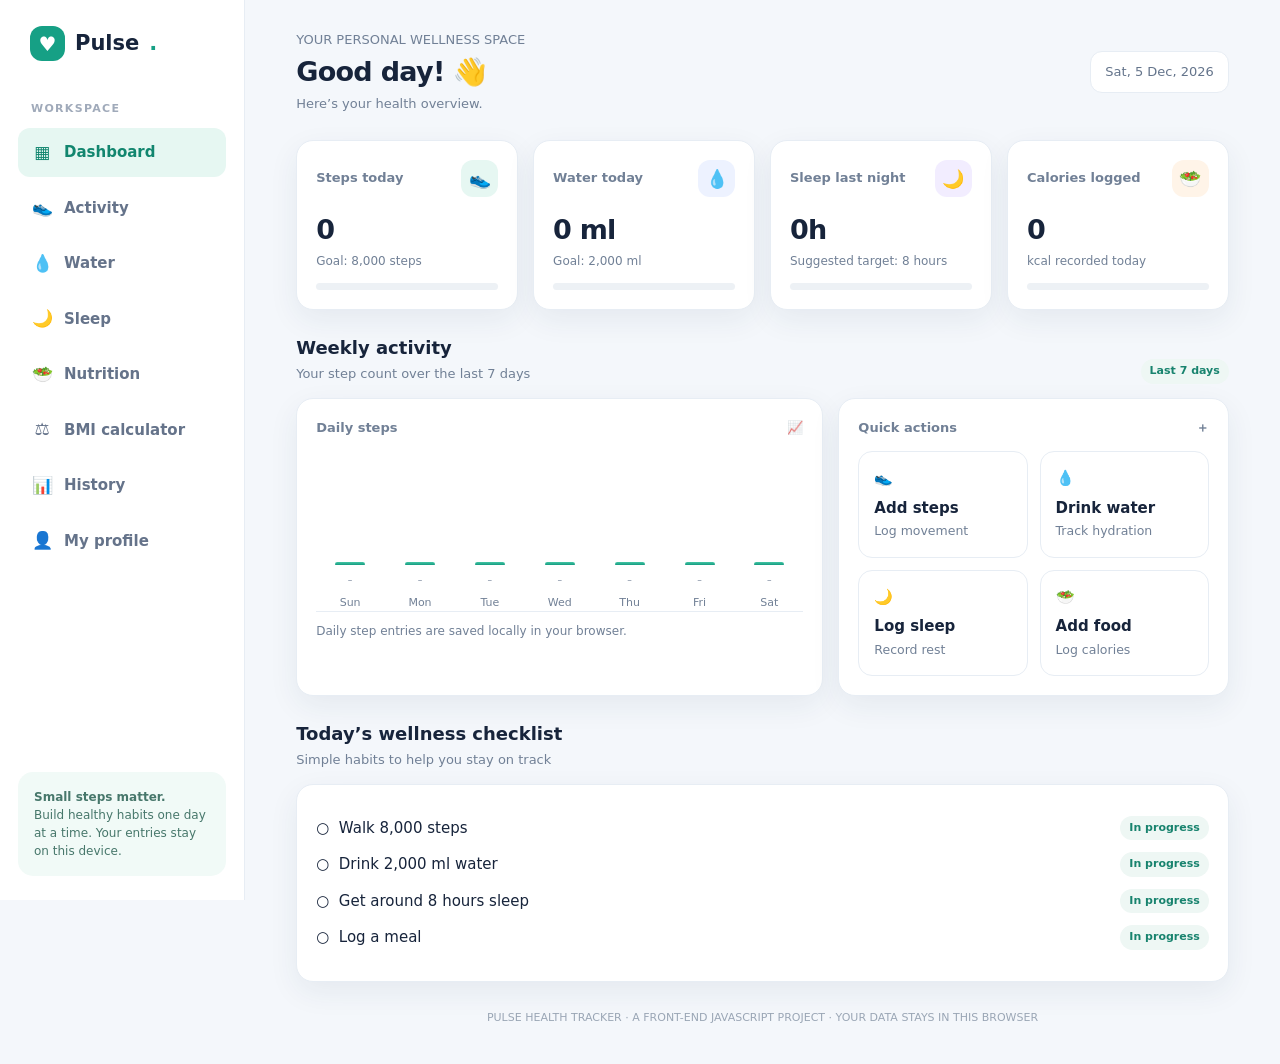
<file: index.html>
<!DOCTYPE html>
<html lang="en">
<head>
<meta charset="UTF-8">
<meta name="viewport" content="width=device-width, initial-scale=1.0">
<title>Pulse — Personal Health Tracker</title>
<link rel="stylesheet" href="style.css">
</head>
<body>
<div class="app">
<aside>
  <div class="brand"><span class="brand-mark">♥</span> Pulse<span style="color:#16a085">.</span></div>
  <div class="nav-label">WORKSPACE</div>
  <nav>
    <button class="active" data-page="dashboard"><span class="nav-icon">▦</span>Dashboard</button>
    <button data-page="activity"><span class="nav-icon">👟</span>Activity</button>
    <button data-page="water"><span class="nav-icon">💧</span>Water</button>
    <button data-page="sleep"><span class="nav-icon">🌙</span>Sleep</button>
    <button data-page="food"><span class="nav-icon">🥗</span>Nutrition</button>
    <button data-page="bmi"><span class="nav-icon">⚖️</span>BMI calculator</button>
    <button data-page="history"><span class="nav-icon">📊</span>History</button>
    <button data-page="profile"><span class="nav-icon">👤</span>My profile</button>
  </nav>
  <div class="sidebar-note"><b>Small steps matter.</b><br>Build healthy habits one day at a time. Your entries stay on this device.</div>
</aside>
<main>
  <header class="topbar"><div><div class="eyebrow">YOUR PERSONAL WELLNESS SPACE</div><h1 id="pageTitle">Good day! 👋</h1><div class="eyebrow">Here’s your health overview.</div></div><div class="today" id="todayLabel"></div></header>

  <section class="page active" id="dashboard">
    <div class="grid">
      <div class="card"><div class="metric-top">Steps today <span class="metric-icon green">👟</span></div><div class="metric-value" id="dashSteps">0</div><div class="metric-sub" id="stepsSub">Goal: 8,000 steps</div><div class="progress"><span id="stepsProgress"></span></div></div>
      <div class="card"><div class="metric-top">Water today <span class="metric-icon blue">💧</span></div><div class="metric-value" id="dashWater">0 ml</div><div class="metric-sub" id="waterSub">Goal: 2,000 ml</div><div class="progress"><span id="waterProgress" style="background:#4776e6"></span></div></div>
      <div class="card"><div class="metric-top">Sleep last night <span class="metric-icon purple">🌙</span></div><div class="metric-value" id="dashSleep">0h</div><div class="metric-sub">Suggested target: 8 hours</div><div class="progress"><span id="sleepProgress" style="background:#8b6bd6"></span></div></div>
      <div class="card"><div class="metric-top">Calories logged <span class="metric-icon orange">🥗</span></div><div class="metric-value" id="dashCalories">0</div><div class="metric-sub">kcal recorded today</div><div class="progress"><span id="calProgress" style="background:#f39c4a"></span></div></div>
    </div>
    <div class="section-head"><div><h2>Weekly activity</h2><p>Your step count over the last 7 days</p></div><span class="pill">Last 7 days</span></div>
    <div class="two-col">
      <div class="card chart-card"><div class="metric-top">Daily steps <span>📈</span></div><div class="bars" id="weeklyBars"></div><div class="legend">Daily step entries are saved locally in your browser.</div></div>
      <div class="card"><div class="metric-top">Quick actions <span>＋</span></div><div class="quick-grid" style="grid-template-columns:repeat(2,1fr);margin-top:14px">
        <button class="quick" data-go="activity">👟<b>Add steps</b><small>Log movement</small></button>
        <button class="quick" data-go="water">💧<b>Drink water</b><small>Track hydration</small></button>
        <button class="quick" data-go="sleep">🌙<b>Log sleep</b><small>Record rest</small></button>
        <button class="quick" data-go="food">🥗<b>Add food</b><small>Log calories</small></button>
      </div></div>
    </div>
    <div class="section-head"><div><h2>Today’s wellness checklist</h2><p>Simple habits to help you stay on track</p></div></div>
    <div class="card" id="checklist"></div>
  </section>

  <section class="page" id="activity">
    <div class="section-head"><div><h2>Activity tracker</h2><p>Record steps and exercise minutes for today.</p></div></div>
    <div class="two-col">
      <div class="card"><div class="form-grid">
        <div class="field"><label for="stepsInput">Steps taken</label><input id="stepsInput" type="number" min="0" placeholder="e.g. 4500"></div>
        <div class="field"><label for="exerciseInput">Exercise minutes</label><input id="exerciseInput" type="number" min="0" placeholder="e.g. 30"></div>
      </div><div class="btn-row"><button class="btn" id="saveActivity">Save activity</button><button class="btn secondary" id="addSteps">+ 500 steps</button></div><div class="result" id="activityResult">Your daily activity will appear here.</div></div>
      <div class="card"><div class="metric-top">Daily step goal <span class="pill">8,000 steps</span></div><div class="metric-value" id="activityTotal">0</div><div class="metric-sub">steps recorded today</div><div class="progress"><span id="activityProgress"></span></div><p class="notice">Step counts are entered manually; this website does not connect to a phone sensor or smartwatch.</p></div>
    </div>
    <div class="section-head"><div><h2>Recent activity</h2><p>Your saved daily entries</p></div></div><div class="card" id="activityList"></div>
  </section>

  <section class="page" id="water">
    <div class="section-head"><div><h2>Water tracker</h2><p>Keep a simple record of your daily water intake.</p></div></div>
    <div class="two-col">
      <div class="card"><div class="metric-top">Water consumed today <span class="metric-icon blue">💧</span></div><div class="metric-value" id="waterTotal">0 ml</div><div class="metric-sub" id="waterRemaining">2,000 ml goal</div><div class="progress"><span id="waterPageProgress" style="background:#4776e6"></span></div><div class="btn-row"><button class="btn" data-water="250">+ 250 ml</button><button class="btn secondary" data-water="500">+ 500 ml</button><button class="btn secondary" data-water="750">+ 750 ml</button></div></div>
      <div class="card"><h3 style="margin-top:0">Custom amount</h3><div class="field"><label for="waterInput">Amount in millilitres (ml)</label><input id="waterInput" type="number" min="1" placeholder="e.g. 300"></div><div class="btn-row"><button class="btn" id="addWater">Add water</button></div><p class="notice">The water goal is an example target. Individual hydration needs vary.</p></div>
    </div>
    <div class="section-head"><div><h2>Today's water log</h2><p>Each drink you add is listed below.</p></div></div><div class="card" id="waterList"></div>
  </section>

  <section class="page" id="sleep">
    <div class="section-head"><div><h2>Sleep tracker</h2><p>Record your sleep duration for each night.</p></div></div>
    <div class="two-col">
      <div class="card"><div class="form-grid"><div class="field"><label for="bedTime">Bedtime</label><input id="bedTime" type="time" value="22:30"></div><div class="field"><label for="wakeTime">Wake-up time</label><input id="wakeTime" type="time" value="06:30"></div></div><div class="btn-row"><button class="btn" id="saveSleep">Save sleep record</button></div><div class="result" id="sleepResult">Enter your bedtime and wake-up time.</div></div>
      <div class="card"><div class="metric-top">Last recorded sleep <span class="metric-icon purple">🌙</span></div><div class="metric-value" id="sleepTotal">0h</div><div class="metric-sub">Suggested target: 7–9 hours for most adults</div><div class="progress"><span id="sleepPageProgress" style="background:#8b6bd6"></span></div><p class="notice">This is a manual sleep log, not a medical sleep assessment.</p></div>
    </div>
    <div class="section-head"><div><h2>Sleep history</h2><p>Your recent sleep records</p></div></div><div class="card" id="sleepList"></div>
  </section>

  <section class="page" id="food">
    <div class="section-head"><div><h2>Nutrition tracker</h2><p>Log meals and their estimated calories.</p></div></div>
    <div class="two-col">
      <div class="card"><div class="form-grid"><div class="field"><label for="foodName">Food / meal name</label><input id="foodName" placeholder="e.g. Vegetable sandwich"></div><div class="field"><label for="foodCalories">Calories (kcal)</label><input id="foodCalories" type="number" min="0" placeholder="e.g. 280"></div><div class="field"><label for="mealType">Meal type</label><select id="mealType"><option>Breakfast</option><option>Lunch</option><option>Dinner</option><option>Snack</option></select></div></div><div class="btn-row"><button class="btn" id="saveFood">Add food entry</button></div></div>
      <div class="card"><div class="metric-top">Calories today <span class="metric-icon orange">🥗</span></div><div class="metric-value" id="foodTotal">0 kcal</div><div class="metric-sub">Total estimated calories logged today</div><div class="progress"><span id="foodProgress" style="background:#f39c4a"></span></div><p class="notice">Calorie values are estimates entered by you, not nutritional advice.</p></div>
    </div>
    <div class="section-head"><div><h2>Today's food diary</h2><p>Meals and snacks you have recorded</p></div></div><div class="card" id="foodList"></div>
  </section>

  <section class="page" id="bmi">
    <div class="section-head"><div><h2>BMI calculator</h2><p>Calculate Body Mass Index using height and weight.</p></div></div>
    <div class="two-col">
      <div class="card"><div class="form-grid"><div class="field"><label for="heightInput">Height (cm)</label><input id="heightInput" type="number" min="1" placeholder="e.g. 170"></div><div class="field"><label for="weightInput">Weight (kg)</label><input id="weightInput" type="number" min="1" step=".1" placeholder="e.g. 65"></div></div><div class="btn-row"><button class="btn" id="calculateBmi">Calculate BMI</button><button class="btn secondary" id="useProfile">Use profile details</button></div><div id="bmiResult" class="result" style="display:none"></div></div>
      <div class="card"><h3 style="margin-top:0">BMI reference (adults)</h3><div class="list">
        <div class="list-item"><strong>Below 18.5</strong><span class="pill">Underweight</span></div><div class="list-item"><strong>18.5 – 24.9</strong><span class="pill">Healthy range</span></div><div class="list-item"><strong>25 – 29.9</strong><span class="pill">Overweight</span></div><div class="list-item"><strong>30 or above</strong><span class="pill">Obesity range</span></div>
      </div><p class="notice">BMI is a screening measure, not a diagnosis. It may not suit children, pregnant people, athletes, or every body type.</p></div>
    </div>
  </section>

  <section class="page" id="history">
    <div class="section-head"><div><h2>Health history</h2><p>Review your saved entries from the last few days.</p></div><button class="btn secondary" id="exportData">Export my data</button></div>
    <div class="grid" style="grid-template-columns:repeat(3,1fr)">
      <div class="card"><div class="metric-top">Activity days</div><div class="metric-value" id="historyActivity">0</div><div class="metric-sub">days with step records</div></div>
      <div class="card"><div class="metric-top">Water entries</div><div class="metric-value" id="historyWater">0</div><div class="metric-sub">drinks recorded</div></div>
      <div class="card"><div class="metric-top">Sleep records</div><div class="metric-value" id="historySleep">0</div><div class="metric-sub">nights recorded</div></div>
    </div>
    <div class="section-head"><div><h2>Daily summary</h2><p>Recent dates and totals</p></div></div><div class="card" id="historyList"></div>
    <div class="section-head"><div><h2>Data controls</h2><p>Your information is stored only in this browser's local storage.</p></div></div><div class="card"><p style="margin-top:0">You can export a backup or clear the information saved by this website on this device.</p><button class="btn danger" id="clearData">Clear all local data</button><p class="notice">Clearing browser data, using a different browser/device, or private browsing may remove or hide your entries. Export a backup before clearing.</p></div>
  </section>

  <section class="page" id="profile">
    <div class="section-head"><div><h2>My profile</h2><p>Keep your basic details for your own reference.</p></div></div>
    <div class="card">
      <div class="profile-head"><div class="avatar">👤</div><div><b id="profileNameDisplay">Your profile</b><div class="eyebrow">Personal details saved on this device</div></div></div>
      <div class="form-grid" style="margin-top:22px">
        <div class="field"><label for="profileName">Name</label><input id="profileName" placeholder="Your name"></div>
        <div class="field"><label for="profileAge">Age</label><input id="profileAge" type="number" min="1" max="120" placeholder="e.g. 20"></div>
        <div class="field"><label for="profileHeight">Height (cm)</label><input id="profileHeight" type="number" min="1" placeholder="e.g. 170"></div>
        <div class="field"><label for="profileWeight">Weight (kg)</label><input id="profileWeight" type="number" min="1" step=".1" placeholder="e.g. 65"></div>
      </div><div class="btn-row"><button class="btn" id="saveProfile">Save profile</button></div><div class="result">Your profile is stored in localStorage. No account or internet connection is needed.</div>
    </div>
  </section>
  <div class="footer">PULSE HEALTH TRACKER · A FRONT-END JAVASCRIPT PROJECT · YOUR DATA STAYS IN THIS BROWSER</div>
</main>
</div>
<div class="toast" id="toast"></div>
<script src="script.js"></script>
</body>
</html>
</file>
<file: style.css>
:root{--bg:#f4f7fb;--panel:#fff;--ink:#17243b;--muted:#718096;--line:#e7edf4;--green:#16a085;--green2:#e6f7f2;--blue:#4776e6;--blue2:#edf2ff;--orange:#f39c4a;--orange2:#fff4e8;--purple:#8b6bd6;--purple2:#f2edff;--red:#e16b72;--shadow:0 10px 30px rgba(30,55,90,.07)}
*{box-sizing:border-box}body{margin:0;background:var(--bg);color:var(--ink);font:15px/1.5 Inter,ui-sans-serif,system-ui,-apple-system,Segoe UI,Roboto,Arial}
button,input,select{font:inherit}button{cursor:pointer}.app{display:grid;grid-template-columns:245px 1fr;min-height:100vh}
aside{background:#fff;border-right:1px solid var(--line);padding:26px 18px;position:sticky;top:0;height:100vh}
.brand{display:flex;align-items:center;gap:10px;font-weight:800;font-size:21px;padding:0 12px 30px}.brand-mark{background:var(--green);color:#fff;width:35px;height:35px;border-radius:12px;display:grid;place-items:center;font-size:20px}
.nav-label{color:#a0aaba;font-size:11px;font-weight:800;letter-spacing:1.3px;padding:10px 13px}
nav{display:grid;gap:6px}nav button{border:0;background:transparent;text-align:left;padding:12px 14px;border-radius:12px;color:#65738a;font-weight:650;display:flex;gap:12px;align-items:center}nav button.active,nav button:hover{background:var(--green2);color:#12866f}.nav-icon{width:20px;text-align:center;font-size:17px}
.sidebar-note{position:absolute;bottom:24px;left:18px;right:18px;background:#f1faf7;padding:16px;border-radius:15px;color:#47776b;font-size:12px}
main{padding:30px clamp(18px,4vw,52px);max-width:1500px;width:100%;margin:auto}
.topbar{display:flex;justify-content:space-between;align-items:center;gap:16px;margin-bottom:26px}.eyebrow{color:var(--muted);font-size:13px}.topbar h1{font-size:27px;margin:2px 0;font-weight:800;letter-spacing:-.7px}.today{background:#fff;border:1px solid var(--line);border-radius:12px;padding:10px 14px;color:#64748b;font-size:13px}
.page{display:none}.page.active{display:block}.section-head{display:flex;justify-content:space-between;align-items:end;gap:12px;margin:24px 0 14px}.section-head h2{margin:0;font-size:18px}.section-head p{margin:3px 0 0;color:var(--muted);font-size:13px}
.grid{display:grid;grid-template-columns:repeat(4,minmax(0,1fr));gap:15px}.card{background:var(--panel);border:1px solid var(--line);border-radius:17px;padding:19px;box-shadow:var(--shadow)}.metric-top{display:flex;justify-content:space-between;align-items:center;color:var(--muted);font-size:13px;font-weight:650}.metric-icon{width:37px;height:37px;border-radius:12px;display:grid;place-items:center;font-size:18px}.metric-value{font-size:27px;font-weight:800;letter-spacing:-.8px;margin:13px 0 2px}.metric-sub{font-size:12px;color:var(--muted)}.green{background:var(--green2)}.blue{background:var(--blue2)}.orange{background:var(--orange2)}.purple{background:var(--purple2)}
.progress{height:7px;background:#edf1f5;border-radius:20px;overflow:hidden;margin-top:13px}.progress span{display:block;height:100%;background:var(--green);border-radius:20px;width:0;transition:width .3s}
.two-col{display:grid;grid-template-columns:1.35fr 1fr;gap:15px}.chart-card{min-height:260px}.bars{height:175px;display:flex;align-items:end;gap:12px;padding:16px 5px 0;border-bottom:1px solid var(--line)}.bar-wrap{height:100%;flex:1;display:flex;flex-direction:column;justify-content:end;align-items:center;gap:8px;color:var(--muted);font-size:11px}.bar{width:min(30px,70%);min-height:3px;border-radius:7px 7px 2px 2px;background:linear-gradient(180deg,#43c6a5,#159b80)}.legend{font-size:12px;color:var(--muted);margin-top:10px}
.quick-grid{display:grid;grid-template-columns:repeat(3,1fr);gap:12px}.quick{border:1px solid var(--line);background:#fff;border-radius:14px;padding:15px;text-align:left;color:var(--ink)}.quick:hover{border-color:#8bd6c3;transform:translateY(-1px)}.quick b{display:block;margin-top:7px}.quick small{color:var(--muted)}
.form-grid{display:grid;grid-template-columns:repeat(2,minmax(0,1fr));gap:14px}.field{display:grid;gap:6px}.field label{font-size:13px;font-weight:700;color:#536177}.field input,.field select{width:100%;border:1px solid #dfe6ee;border-radius:10px;padding:11px 12px;background:#fff;color:var(--ink);outline:none}.field input:focus,.field select:focus{border-color:var(--green);box-shadow:0 0 0 3px #16a08518}
.btn{border:0;border-radius:10px;padding:10px 15px;background:var(--green);color:white;font-weight:750}.btn:hover{filter:brightness(.96)}.btn.secondary{background:#edf3f6;color:#4d6075}.btn.danger{background:#fff0f0;color:#bf4e55}.btn-row{display:flex;gap:9px;flex-wrap:wrap;margin-top:15px}
.result{background:#f1faf7;border:1px solid #d8f0e8;color:#247664;border-radius:12px;padding:13px;margin-top:14px;font-size:14px}
.list{display:grid;gap:9px;margin-top:14px}.list-item{display:flex;justify-content:space-between;align-items:center;gap:10px;padding:12px 13px;border:1px solid var(--line);border-radius:12px;background:#fff}.list-item strong{font-size:14px}.list-item small{display:block;color:var(--muted);font-size:12px}.empty{color:var(--muted);padding:22px;text-align:center;border:1px dashed #dce4ed;border-radius:12px;font-size:13px}
.goal-row{display:flex;justify-content:space-between;gap:12px;align-items:center;margin:12px 0}.goal-row input{max-width:110px}.pill{background:#eef7f4;color:#18836e;border-radius:20px;padding:4px 9px;font-size:11px;font-weight:800}
.profile-head{display:flex;align-items:center;gap:14px}.avatar{width:54px;height:54px;border-radius:17px;background:var(--green2);display:grid;place-items:center;font-size:24px}
.notice{font-size:12px;color:var(--muted);margin-top:16px;line-height:1.6}.footer{text-align:center;color:#9aa6b5;font-size:11px;margin:28px 0 8px}
.toast{position:fixed;bottom:22px;right:22px;background:#20364c;color:white;padding:12px 17px;border-radius:12px;box-shadow:var(--shadow);opacity:0;transform:translateY(10px);transition:.2s;pointer-events:none;z-index:5}.toast.show{opacity:1;transform:translateY(0)}
@media(max-width:1050px){.grid{grid-template-columns:repeat(2,1fr)}.app{grid-template-columns:205px 1fr}.two-col{grid-template-columns:1fr}}
@media(max-width:700px){.app{display:block}aside{height:auto;position:static;padding:13px;border-right:0;border-bottom:1px solid var(--line)}.brand{padding:0 7px 10px} .nav-label,.sidebar-note{display:none}nav{display:flex;overflow:auto;gap:5px}nav button{white-space:nowrap;padding:9px 11px;font-size:12px}main{padding:20px 14px}.topbar{align-items:start}.topbar h1{font-size:22px}.today{font-size:11px}.grid{gap:10px}.card{padding:14px}.metric-value{font-size:23px}.quick-grid{grid-template-columns:repeat(2,1fr)}.form-grid{grid-template-columns:1fr}}
</file>
